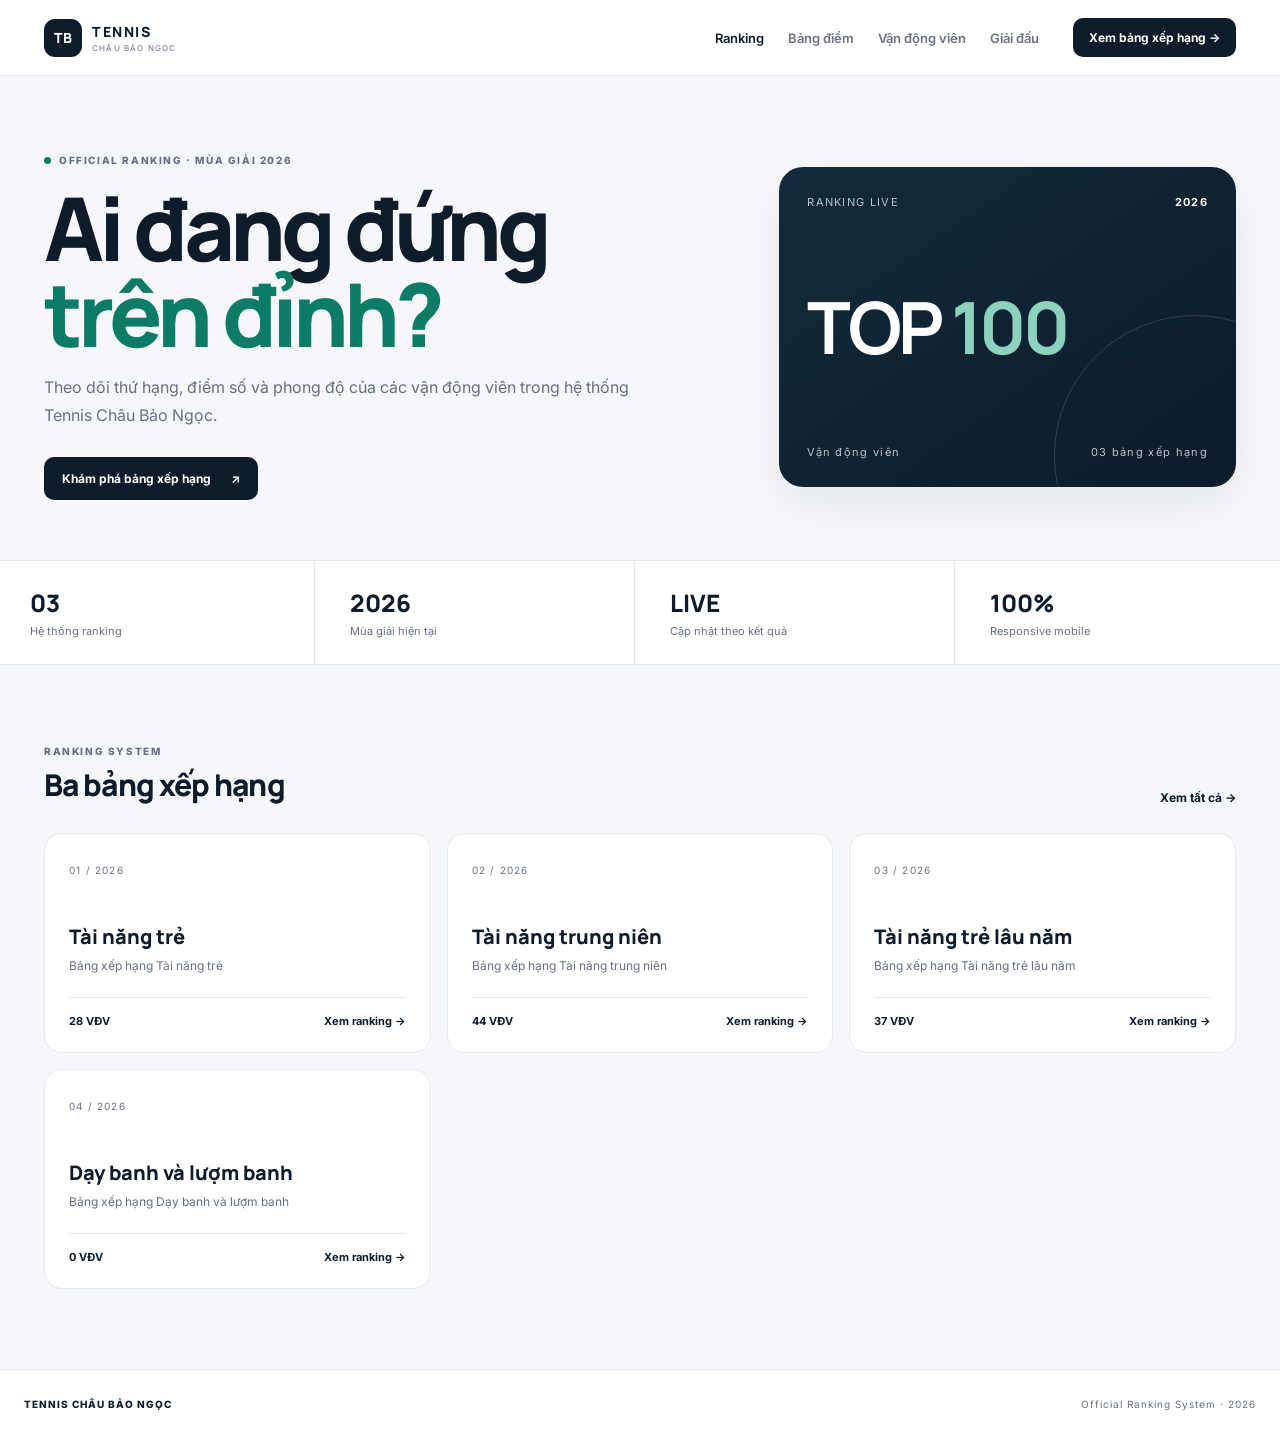
<file: index.html>
<!doctype html>
<html lang="vi">
<head>
<meta charset="utf-8">
<meta name="viewport" content="width=device-width,initial-scale=1">
<title>Ranking | Tennis Châu Bảo Ngọc</title>
<meta name="description" content="Hệ thống bảng xếp hạng Tennis Châu Bảo Ngọc">
<link rel="stylesheet" href="css/style.css">
</head>
<body>
<header class="site-header">
  <div class="header-inner">
    <a class="brand" href="index.html"><span class="brand-mark">TB</span><span><b>TENNIS</b><small>CHÂU BẢO NGỌC</small></span></a>
    <nav><a class="active" href="index.html">Ranking</a><a href="bang-diem.html">Bảng điểm</a><a href="bang-diem.html">Vận động viên</a><a href="bang-diem.html">Giải đấu</a></nav>
    <a class="header-btn" href="bang-diem.html">Xem bảng xếp hạng <span>→</span></a>
  </div>
</header>
<main>
<section class="hero">
  <div class="hero-copy">
    <div class="eyebrow"><i></i> OFFICIAL RANKING · MÙA GIẢI 2026</div>
    <h1>Ai đang đứng<br><em>trên đỉnh?</em></h1>
    <p>Theo dõi thứ hạng, điểm số và phong độ của các vận động viên trong hệ thống Tennis Châu Bảo Ngọc.</p>
    <a class="primary-btn" href="bang-diem.html">Khám phá bảng xếp hạng <span>↗</span></a>
  </div>
  <div class="hero-card">
    <div class="hero-card-top"><span>RANKING LIVE</span><strong>2026</strong></div>
    <div class="hero-score">TOP <b>100</b></div>
    <div class="hero-card-bottom"><span>Vận động viên</span><span>03 bảng xếp hạng</span></div>
  </div>
</section>
<section class="stats-strip">
  <div><b>03</b><span>Hệ thống ranking</span></div><div><b>2026</b><span>Mùa giải hiện tại</span></div><div><b>LIVE</b><span>Cập nhật theo kết quả</span></div><div><b>100%</b><span>Responsive mobile</span></div>
</section>
<section class="section">
  <div class="section-head"><div><div class="eyebrow">RANKING SYSTEM</div><h2>Ba bảng xếp hạng</h2></div><a href="bang-diem.html">Xem tất cả →</a></div>
  <div class="category-grid" id="categoryGrid"></div>
</section>
</main>
<footer><div>TENNIS CHÂU BẢO NGỌC</div><span>Official Ranking System · 2026</span></footer>
<script src="js/app.js"></script>
</body></html>
</file>
<file: css/style.css>
@import url('https://fonts.googleapis.com/css2?family=Inter:wght@400;500;600;700;800&family=Manrope:wght@600;700;800&display=swap');
:root{--ink:#0d1b2a;--muted:#667085;--line:#e6e9ee;--bg:#f5f7fa;--card:#fff;--accent:#0d7c66;--accent2:#0a5e4e;--gold:#c89b3c;--green:#11845f;--red:#c24b4b;--shadow:0 18px 50px rgba(13,27,42,.07)}
*{box-sizing:border-box}body{margin:0;background:var(--bg);color:var(--ink);font-family:Inter,system-ui,sans-serif}a{text-decoration:none;color:inherit}.site-header{height:76px;background:#fff;border-bottom:1px solid var(--line);position:sticky;top:0;z-index:20}.header-inner{max-width:1240px;height:100%;margin:auto;padding:0 24px;display:flex;align-items:center;gap:34px}.brand{display:flex;align-items:center;gap:10px;margin-right:auto}.brand-mark{width:38px;height:38px;border-radius:11px;background:var(--ink);color:#fff;display:grid;place-items:center;font:800 14px Manrope}.brand b{display:block;font:800 14px Manrope;letter-spacing:.11em}.brand small{display:block;font-size:8px;color:var(--muted);letter-spacing:.15em;margin-top:2px}.site-header nav{display:flex;gap:24px;font-size:13px;font-weight:600;color:#6b7280}.site-header nav a.active,.site-header nav a:hover{color:var(--ink)}.header-btn,.primary-btn{background:var(--ink);color:#fff;padding:12px 16px;border-radius:10px;font-size:12px;font-weight:700}.hero{max-width:1240px;margin:auto;padding:78px 24px 60px;display:grid;grid-template-columns:1.2fr .8fr;gap:50px;align-items:center}.eyebrow{font-size:10px;font-weight:800;letter-spacing:.16em;color:var(--muted);display:flex;gap:8px;align-items:center}.eyebrow i{width:7px;height:7px;background:var(--accent);border-radius:50%;display:inline-block}.hero h1{font:800 clamp(50px,7vw,88px)/.98 Manrope;margin:18px 0;color:var(--ink);letter-spacing:-.055em}.hero h1 em{font-style:normal;color:var(--accent)}.hero p{max-width:590px;color:var(--muted);font-size:16px;line-height:1.7;margin:0 0 28px}.primary-btn{display:inline-flex;gap:20px;align-items:center;padding:14px 18px}.hero-card{min-height:320px;border-radius:24px;background:linear-gradient(145deg,#102b3b,#0d1b2a);color:#fff;padding:28px;display:flex;flex-direction:column;justify-content:space-between;box-shadow:var(--shadow);overflow:hidden;position:relative}.hero-card:after{content:"";position:absolute;width:280px;height:280px;border:1px solid rgba(255,255,255,.14);border-radius:50%;right:-100px;bottom:-110px}.hero-card-top,.hero-card-bottom{display:flex;justify-content:space-between;font-size:11px;letter-spacing:.12em;color:#b9c4cc}.hero-card-top strong{color:#fff}.hero-score{font:700 72px Manrope;letter-spacing:-.05em}.hero-score b{color:#8dd2bd}.stats-strip{border-top:1px solid var(--line);border-bottom:1px solid var(--line);background:#fff;display:grid;grid-template-columns:repeat(4,1fr)}.stats-strip div{padding:25px;max-width:310px;width:100%;margin:auto;border-right:1px solid var(--line)}.stats-strip div:last-child{border:0}.stats-strip b{font:800 24px Manrope;display:block}.stats-strip span{font-size:11px;color:var(--muted)}.section{max-width:1240px;margin:auto;padding:80px 24px}.section-head,.ranking-card-head{display:flex;justify-content:space-between;align-items:end;gap:20px}.section-head h2,.ranking-card-head h2{font:800 30px Manrope;margin:7px 0 0;letter-spacing:-.03em}.section-head>a{font-size:12px;font-weight:700}.category-grid{display:grid;grid-template-columns:repeat(3,1fr);gap:16px;margin-top:28px}.category-card{background:#fff;border:1px solid var(--line);border-radius:18px;padding:24px;transition:.2s}.category-card:hover{transform:translateY(-3px);box-shadow:var(--shadow)}.cat-no{font-size:10px;color:var(--muted);letter-spacing:.12em}.category-card h3{font:800 20px Manrope;margin:45px 0 8px}.category-card p{font-size:12px;color:var(--muted);margin:0 0 24px}.cat-foot{display:flex;justify-content:space-between;border-top:1px solid var(--line);padding-top:16px;font-size:11px;font-weight:700}.ranking-page{max-width:1240px;margin:auto;padding:55px 24px 90px}.ranking-heading{display:flex;justify-content:space-between;align-items:end;gap:30px}.ranking-heading h1{font:800 48px Manrope;margin:10px 0 4px;letter-spacing:-.045em}.ranking-heading p{color:var(--muted);font-size:13px;margin:0}.updated{font-size:11px;color:var(--muted);display:flex;align-items:center;gap:7px}.live-dot{width:7px;height:7px;border-radius:50%;background:#20a875;box-shadow:0 0 0 4px rgba(32,168,117,.1)}.category-tabs{display:flex;gap:6px;background:#e9edf1;border-radius:12px;padding:5px;margin:35px 0 24px}.category-tabs a{flex:1;text-align:center;padding:13px 8px;border-radius:8px;font-size:12px;font-weight:700;color:#6c7681}.category-tabs a.active{background:#fff;color:var(--ink);box-shadow:0 2px 8px rgba(0,0,0,.06)}.category-select-wrap{display:none}.podium{display:grid;grid-template-columns:1fr 1.08fr 1fr;gap:14px;align-items:end;margin:10px 0 30px}.podium-card{background:#fff;border:1px solid var(--line);border-radius:18px;padding:22px;text-align:center;min-height:205px;display:flex;flex-direction:column;justify-content:center;position:relative}.podium-card.first{min-height:240px;border-color:#d8c28c;background:linear-gradient(#fff,#fffaf0)}.podium-rank{font:800 25px Manrope;color:#b5bdc5}.first .podium-rank{color:var(--gold)}.podium-avatar{width:54px;height:54px;border-radius:50%;object-fit:cover;margin:8px auto;border:3px solid #fff;box-shadow:0 4px 14px rgba(0,0,0,.1)}.podium-name{font-weight:800;font-size:13px}.podium-points{font:800 22px Manrope;margin-top:8px}.podium-points small{font:600 9px Inter;color:var(--muted);letter-spacing:.1em}.toolbar{display:flex;justify-content:space-between;gap:15px;margin:10px 0 15px}.searchbox{background:#fff;border:1px solid var(--line);height:48px;border-radius:12px;display:flex;align-items:center;padding:0 15px;flex:1;max-width:520px}.searchbox span{font-size:24px;color:#9aa3ad;margin-right:9px}.searchbox input{border:0;outline:0;width:100%;font:500 13px Inter}.filters{display:flex;gap:5px}.filter{border:1px solid var(--line);background:#fff;border-radius:9px;padding:0 13px;font:600 11px Inter;color:#68717b}.filter.active{background:var(--ink);border-color:var(--ink);color:#fff}.ranking-card{background:#fff;border:1px solid var(--line);border-radius:18px;overflow:hidden;box-shadow:0 10px 30px rgba(13,27,42,.03)}.ranking-card-head{padding:24px;border-bottom:1px solid var(--line)}.table-meta{font-size:11px;color:var(--muted)}table{width:100%;border-collapse:collapse}th{text-align:left;font-size:9px;letter-spacing:.13em;color:#8a939c;font-weight:800;padding:15px 20px;border-bottom:1px solid var(--line)}td{padding:15px 20px;border-bottom:1px solid #edf0f3;font-size:12px}tr:last-child td{border-bottom:0}.rank-num{font:800 16px Manrope}.player-cell{display:flex;align-items:center;gap:11px}.player-cell img{width:38px;height:38px;border-radius:50%;object-fit:cover}.player-cell b{font-size:12px}.player-cell small{display:block;color:var(--muted);font-size:9px;margin-top:3px}.form{display:flex;gap:3px}.form i{font-style:normal;width:20px;height:20px;border-radius:5px;display:grid;place-items:center;font-size:8px;font-weight:800;background:#e9f5f1;color:var(--green)}.form i.l{background:#f7eded;color:var(--red)}.movement.up{color:var(--green);font-weight:800}.movement.down{color:var(--red);font-weight:800}.movement.same{color:#a0a7ae}.right{text-align:right}.points{font:800 18px Manrope}.player-page{max-width:1000px;margin:auto;padding:55px 24px 90px}.profile-hero{background:var(--ink);border-radius:22px;color:#fff;padding:30px;display:grid;grid-template-columns:auto 1fr auto;gap:25px;align-items:center}.profile-avatar{width:105px;height:105px;border-radius:50%;object-fit:cover;border:4px solid rgba(255,255,255,.15)}.profile-name{font:800 34px Manrope;margin:6px 0}.profile-meta{color:#aebbc4;font-size:11px}.profile-rank{text-align:right}.profile-rank span{display:block;color:#9eb0ba;font-size:10px;letter-spacing:.1em}.profile-rank b{font:800 52px Manrope}.profile-stats{display:grid;grid-template-columns:repeat(4,1fr);gap:12px;margin:16px 0}.mini-stat{background:#fff;border:1px solid var(--line);border-radius:15px;padding:18px}.mini-stat b{font:800 22px Manrope;display:block}.mini-stat span{font-size:10px;color:var(--muted)}.history-card{background:#fff;border:1px solid var(--line);border-radius:18px;padding:25px;margin-top:16px}.history-card h2{font:800 20px Manrope;margin:0}.chart{height:210px;margin-top:20px;display:flex;align-items:end;gap:14px;border-bottom:1px solid var(--line);padding:0 10px}.bar{flex:1;min-width:18px;background:linear-gradient(#1b8d73,#0d7c66);border-radius:7px 7px 0 0;position:relative}.bar span{position:absolute;top:-22px;left:50%;transform:translateX(-50%);font-size:9px;font-weight:700;color:var(--muted)}.chart-labels{display:flex;gap:14px;padding:8px 10px 0}.chart-labels span{flex:1;text-align:center;font-size:9px;color:#9aa1a8}.match-list{margin-top:20px}.match-row{display:grid;grid-template-columns:90px 1fr auto;gap:15px;align-items:center;padding:14px 0;border-bottom:1px solid #edf0f3;font-size:11px}.match-row:last-child{border:0}.result-win{color:var(--green);font-weight:800}.result-loss{color:var(--red);font-weight:800}.loading{text-align:center;padding:100px;color:var(--muted)}footer{border-top:1px solid var(--line);background:#fff;padding:28px 24px;display:flex;justify-content:space-between;max-width:none;font-size:10px;letter-spacing:.1em;color:var(--muted)}footer div{font-weight:800;color:var(--ink)}
@media(max-width:850px){.site-header{height:64px}.header-inner{padding:0 16px}.site-header nav,.header-btn{display:none}.hero{grid-template-columns:1fr;padding:55px 18px 40px;gap:28px}.hero h1{font-size:54px}.hero-card{min-height:220px}.stats-strip{grid-template-columns:repeat(2,1fr)}.stats-strip div{padding:18px}.category-grid{grid-template-columns:1fr}.section{padding:55px 18px}.ranking-page{padding:35px 15px 65px}.ranking-heading{align-items:start;flex-direction:column}.ranking-heading h1{font-size:40px}.updated{align-self:flex-start}.category-tabs{display:none}.category-select-wrap{display:flex;align-items:center;gap:10px;margin:25px 0 18px}.category-select-wrap label{font-size:10px;color:var(--muted);font-weight:700}.category-select-wrap select{flex:1;border:1px solid var(--line);background:#fff;border-radius:10px;padding:12px;font:700 12px Inter}.podium{grid-template-columns:1fr 1fr;gap:9px}.podium-card{min-height:190px}.podium-card.first{grid-column:1/-1;min-height:220px;order:-1}.toolbar{flex-direction:column}.searchbox{max-width:none}.filters{overflow:auto}.filter{height:40px;white-space:nowrap}.table-scroll{overflow:visible}table,thead{display:block}thead{display:none}tbody{display:grid;gap:8px;padding:8px}tr{display:grid;grid-template-columns:42px 1fr auto;background:#fff;border:1px solid #edf0f3;border-radius:13px;padding:12px;align-items:center}td{border:0;padding:0}td:nth-child(3),td:nth-child(4){display:none}td:nth-child(5){text-align:right}.player-cell img{width:42px;height:42px}.player-cell b{font-size:12px}.points{font-size:17px}.ranking-card-head{padding:20px;align-items:start}.ranking-card-head h2{font-size:21px}.profile-hero{grid-template-columns:auto 1fr;padding:22px}.profile-avatar{width:78px;height:78px}.profile-name{font-size:24px}.profile-rank{grid-column:1/-1;text-align:left;border-top:1px solid rgba(255,255,255,.12);padding-top:15px}.profile-rank b{font-size:38px}.profile-stats{grid-template-columns:1fr 1fr}.history-card{padding:18px}.chart{gap:7px}.chart-labels{gap:7px}.match-row{grid-template-columns:65px 1fr auto}footer{flex-direction:column;gap:7px;padding:22px 18px}}
</file>
